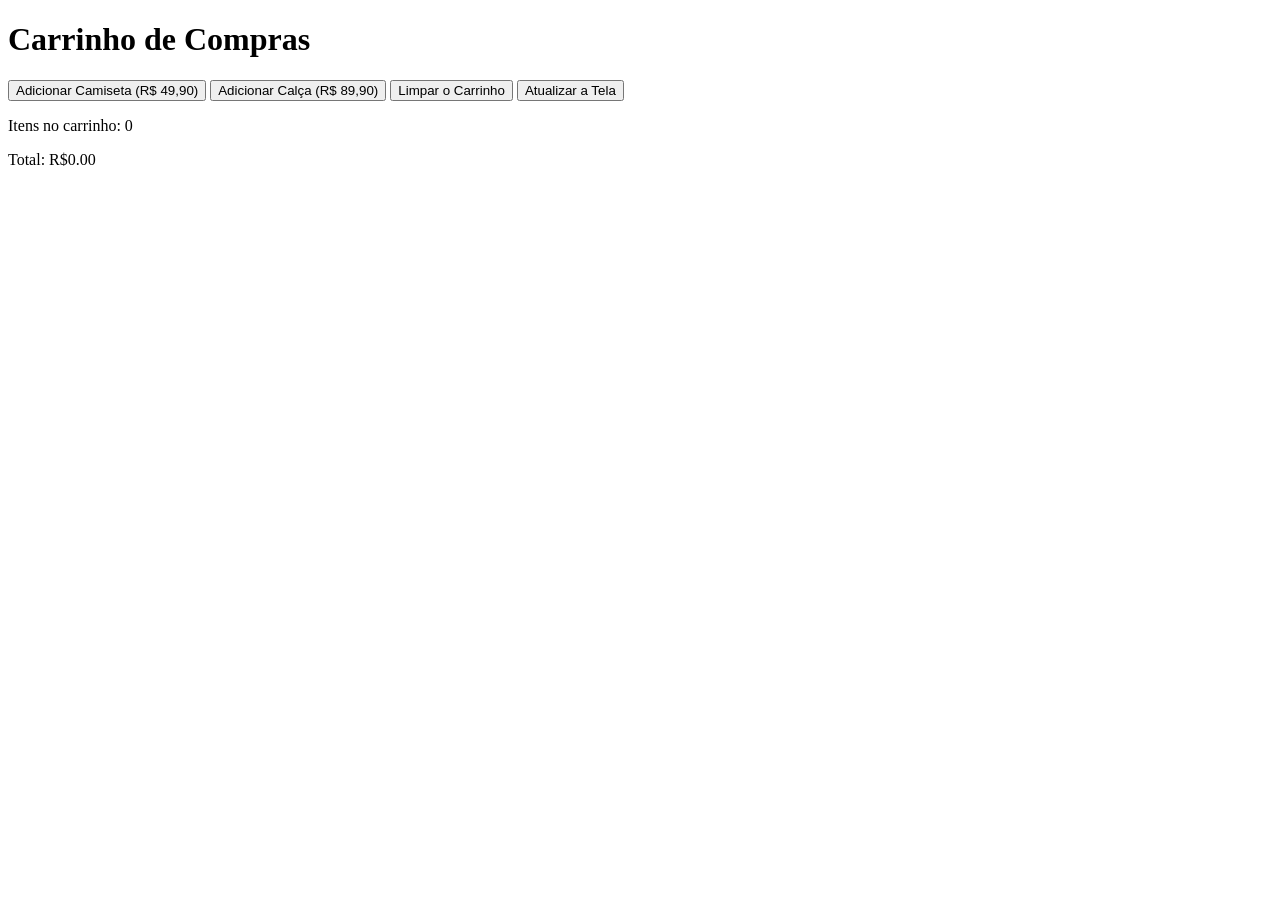
<file: Module02 - Frontend/testes/index.html>
<!DOCTYPE html>
<!--
  ============================================================================
  A OUTRA PONTA: O MESMO carrinho.js RODANDO NO NAVEGADOR
  ============================================================================

  Enquanto `carrinho.test.js` prova que a lógica funciona AUTOMATICAMENTE (no
  Node/Jest, sem tela), este HTML mostra a MESMA lógica sendo usada de verdade
  por um usuário, com botões e a página atualizando.

  A grande sacada: é EXATAMENTE o mesmo arquivo `carrinho.js` nos dois mundos.
    • No Jest  → importado com require(), testado sem interface.
    • Aqui     → carregado com <script src="./carrinho.js"> e chamado pelos
                 onclick dos botões.
  Isso só é possível por causa da "exportação condicional" (o if no fim do
  carrinho.js), que detecta em qual ambiente o código está rodando.

  Repare que ESTE arquivo NÃO tem testes — testar a lógica é papel do Jest.
  Aqui só exercitamos a experiência visual.
  ============================================================================
-->
<html lang="pt-br">
<head>
    <meta charset="UTF-8"> <!-- Codificação UTF-8: acentos e "R$" corretos. -->
    <meta name="viewport" content="width=device-width, initial-scale=1.0"> <!-- Responsividade. -->
    <title>Carrinho de Compras</title>
</head>
<body>
    <h1>Carrinho de Compras</h1>

    <!--
      onclick chama diretamente as funções que o carrinho.js deixou disponíveis
      no escopo global do navegador. Cada clique altera o ESTADO (a lista itens).
    -->
    <button onclick="adicionarItem('Camiseta', 49.90)">Adicionar Camiseta (R$ 49,90)</button>
    <button onclick="adicionarItem('Calça', 89.90)">Adicionar Calça (R$ 89,90)</button>
    <button onclick="limparCarrinho()">Limpar o Carrinho</button>

    <!--
      Detalhe de aprendizado: adicionarItem/limparCarrinho mudam o ESTADO, mas
      NÃO redesenham a tela sozinhos. Por isso existe este botão "Atualizar",
      que lê o estado atual e joga na tela. (Num framework como o React, esse
      passo de "sincronizar estado → tela" seria automático.)
    -->
    <button onclick="atualizarTela()">Atualizar a Tela</button>

    <!-- Os <span> com id são os "buracos" que o JS preenche com os números. -->
    <p>Itens no carrinho: <span id="qtd">0</span></p>
    <p>Total: R$<span id="total">0.00</span></p>

    <!-- 1º carrega a LÓGICA (as funções do carrinho)... -->
    <script src="./carrinho.js"></script>

    <!-- ...2º define como MOSTRAR essa lógica na tela. -->
    <script>
        // Lê o estado atual (contarItens/calcularTotal) e escreve nos <span>.
        function atualizarTela() {
            // .textContent troca o texto de dentro do elemento.
            document.getElementById("qtd").textContent = contarItens()
            // .toFixed(2) formata o número com 2 casas decimais (ex.: "139.80").
            document.getElementById("total").textContent = calcularTotal().toFixed(2)
        }
    </script>
</body>
</html>
</file>
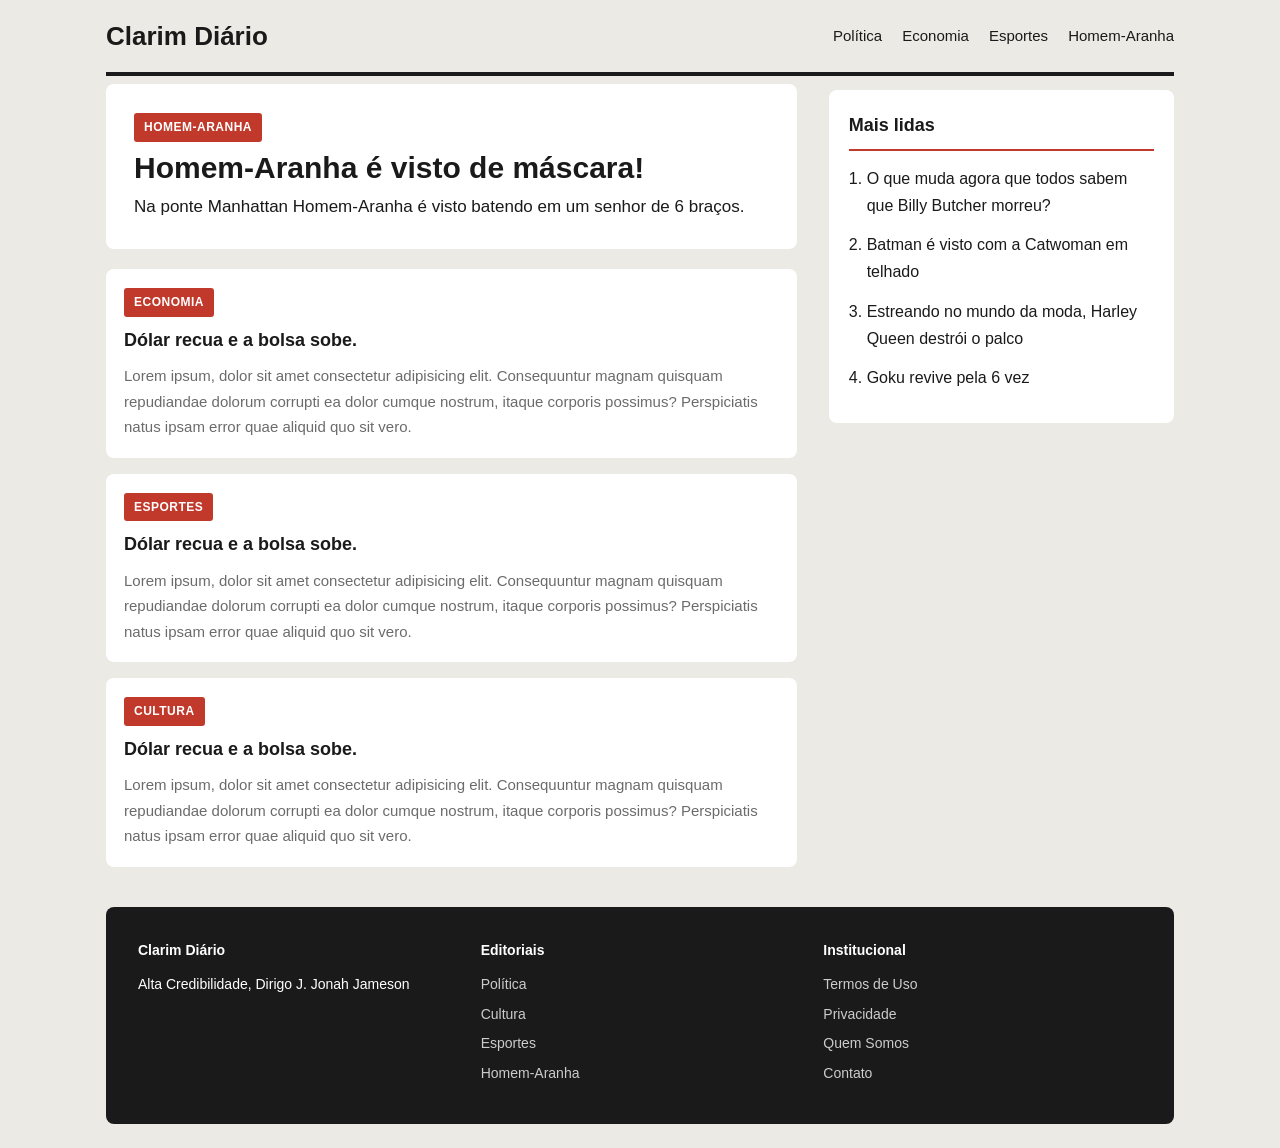
<file: Module02 - Frontend/site-news/pages/index.html>
<!doctype html>
<html lang="pt-BR">
  <head>
    <meta charset="UTF-8" />
    <meta name="viewport" content="width=device-width, initial-scale=1.0" />
    <title>Clarim Diário</title>
    <link rel="stylesheet" href="../css/main.css" />
    <script src="../js/components/site-header.js" defer></script>
    <script src="../js/components/news-card.js" defer></script>
    <script src="../js/components/site-footer.js" defer></script>
  </head>
  <body>
    <site-header></site-header>
    
    <div class="conteudo">
      <main class="principal">
        <article class="cartao card--destaque">
          <span class="categoria">Homem-Aranha</span>
          <h1 class="card__titulo">Homem-Aranha é visto de máscara!</h1>
          <p class="card__resumo">
            Na ponte Manhattan Homem-Aranha é visto batendo em um senhor de 6
            braços.
          </p>
        </article>

        <section class="grade-noticias">
          <news-card
            categoria="Economia"
            titulo="Dólar recua e a bolsa sobe."
            resumo="Lorem ipsum, dolor sit amet consectetur adipisicing elit. Consequuntur magnam quisquam repudiandae dolorum corrupti ea dolor cumque nostrum, itaque corporis possimus? Perspiciatis natus ipsam error quae aliquid quo sit vero."
          ></news-card>

          <news-card
            categoria="Esportes"
            titulo="Dólar recua e a bolsa sobe."
            resumo="Lorem ipsum, dolor sit amet consectetur adipisicing elit. Consequuntur magnam quisquam repudiandae dolorum corrupti ea dolor cumque nostrum, itaque corporis possimus? Perspiciatis natus ipsam error quae aliquid quo sit vero."
          ></news-card>

          <news-card
            categoria="Cultura"
            titulo="Dólar recua e a bolsa sobe."
            resumo="Lorem ipsum, dolor sit amet consectetur adipisicing elit. Consequuntur magnam quisquam repudiandae dolorum corrupti ea dolor cumque nostrum, itaque corporis possimus? Perspiciatis natus ipsam error quae aliquid quo sit vero."
          ></news-card>
        </section>
      </main>

      <aside class="menu-lateral">
        <div class="caixa">
          <h3>Mais lidas</h3>
          <ol>
            <li>O que muda agora que todos sabem que Billy Butcher morreu?</li>
            <li>Batman é visto com a Catwoman em telhado</li>
            <li>Estreando no mundo da moda, Harley Queen destrói o palco</li>
            <li>Goku revive pela 6 vez</li>
          </ol>
        </div>
      </aside>
    </div>

    <site-footer></site-footer>
  </body>
</html>
</file>
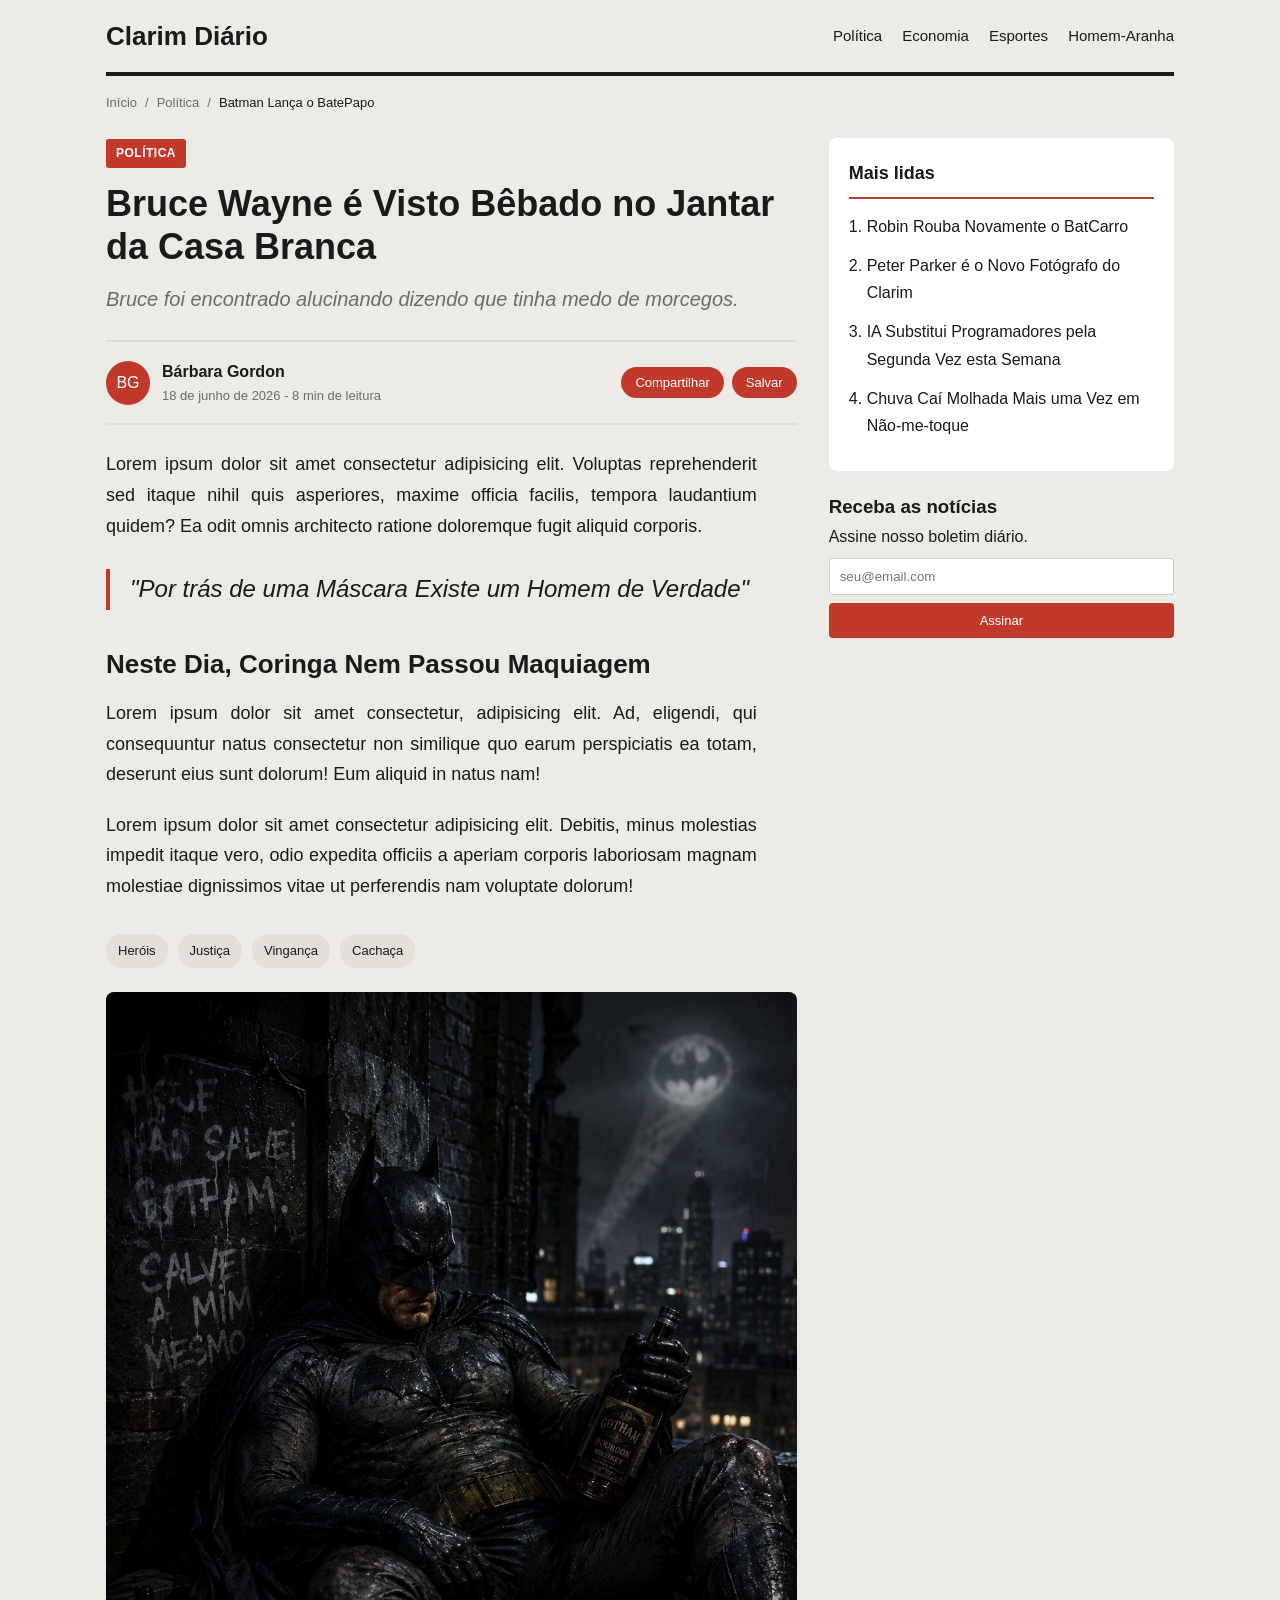
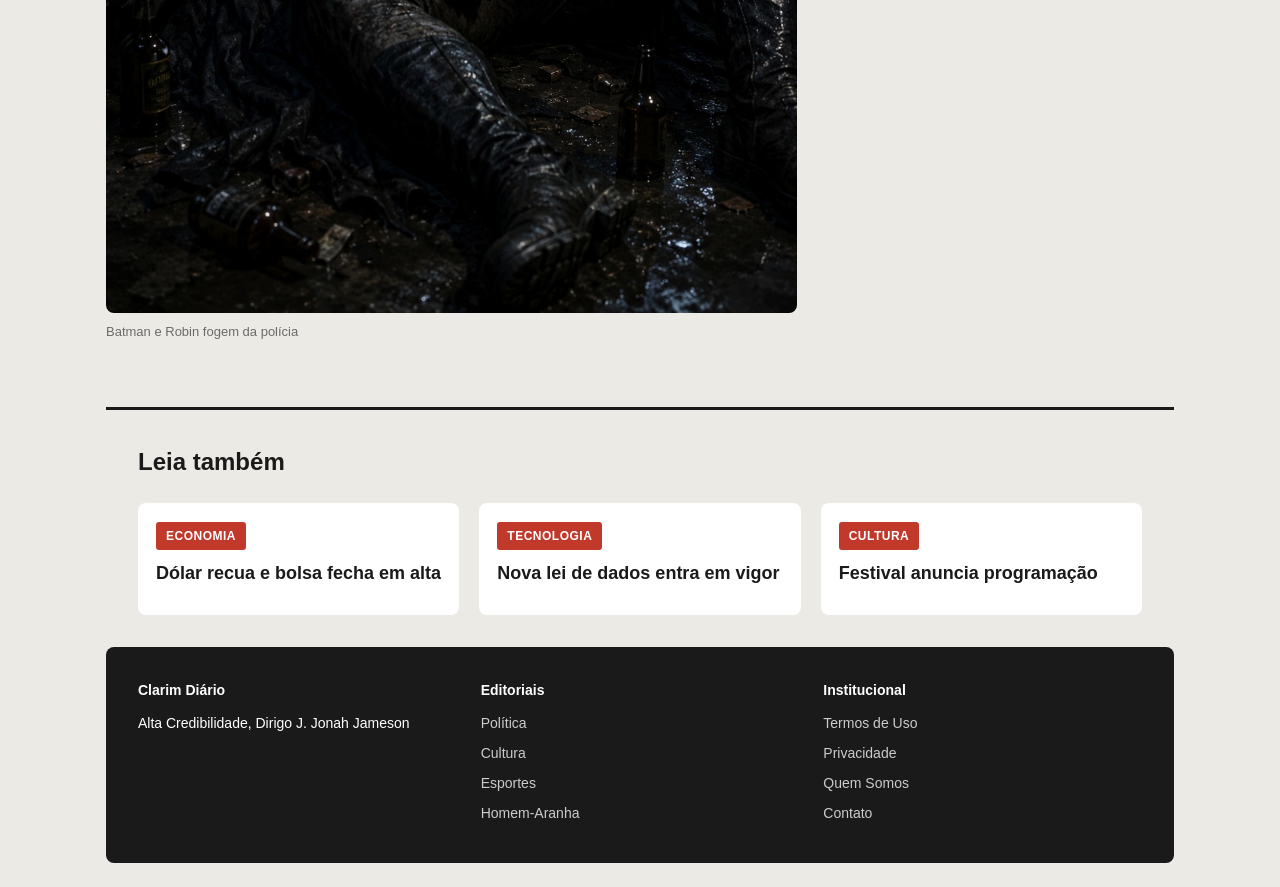
<file: Module02 - Frontend/site-news/pages/materia.html>
<!doctype html>
<html lang="pt-BR">
  <head>
    <meta charset="UTF-8" />
    <meta name="viewport" content="width=device-width, initial-scale=1.0" />
    <title>Batman lança o Batpapo - Clarim Diário</title>
    <link rel="stylesheet" href="../css/main.css" />
    <link rel="stylesheet" href="materia.css" />
    <script src="../js/components/site-header.js"></script>
    <script src="../js/components/news-card.js"></script>
    <script src="../js/components/site-footer.js"></script>
  </head>
  <body>
    <site-header></site-header>

    <nav class="trilha">
      <a href="index.html">Início</a>
      <span>/</span>
      <a href="#">Política</a>
      <span>/</span>
      <span class="atual">Batman Lança o BatePapo</span>
    </nav>

    <div class="conteudo">
      <article class="materia">
        <span class="categoria">Política</span>
        <h1>Bruce Wayne é Visto Bêbado no Jantar da Casa Branca</h1>
        <p class="linha-fina">
          Bruce foi encontrado alucinando dizendo que tinha medo de morcegos.
        </p>

        <div class="autor">
          <div class="avatar">BG</div>
          <div>
            <strong>Bárbara Gordon</strong>
            <span class="data">18 de junho de 2026 - 8 min de leitura</span>
          </div>
          <div class="compartilhar">
            <button class="btn btn--primary">Compartilhar</button>
            <button class="btn btn--primary">Salvar</button>
          </div>
        </div>

        <div class="texto">
          <p>
            Lorem ipsum dolor sit amet consectetur adipisicing elit. Voluptas
            reprehenderit sed itaque nihil quis asperiores, maxime officia
            facilis, tempora laudantium quidem? Ea odit omnis architecto ratione
            doloremque fugit aliquid corporis.
          </p>

          <blockquote>
            "Por trás de uma Máscara Existe um Homem de Verdade"
          </blockquote>

          <h2>Neste Dia, Coringa Nem Passou Maquiagem</h2>

          <p>
            Lorem ipsum dolor sit amet consectetur, adipisicing elit. Ad,
            eligendi, qui consequuntur natus consectetur non similique quo earum
            perspiciatis ea totam, deserunt eius sunt dolorum! Eum aliquid in
            natus nam!
          </p>

          <p>
            Lorem ipsum dolor sit amet consectetur adipisicing elit. Debitis,
            minus molestias impedit itaque vero, odio expedita officiis a
            aperiam corporis laboriosam magnam molestiae dignissimos vitae ut
            perferendis nam voluptate dolorum!
          </p>
        </div>
        <div class="tags">
          <a href="#" class="tag">Heróis</a>
          <a href="#" class="tag">Justiça</a>
          <a href="#" class="tag">Vingança</a>
          <a href="#" class="tag">Cachaça</a>
        </div>

        <figure class="imagem-destaque">
          <img
            src="../assets/images/batman.jpeg"
            alt="Homens Fugindo Fantasiados"
          />

          <figcaption>Batman e Robin fogem da polícia</figcaption>
        </figure>
      </article>

      <aside class="menu-lateral">
        <div class="caixa">
          <h3>Mais lidas</h3>
          <ol>
            <li>Robin Rouba Novamente o BatCarro</li>
            <li>Peter Parker é o Novo Fotógrafo do Clarim</li>
            <li>IA Substitui Programadores pela Segunda Vez esta Semana</li>
            <li>Chuva Caí Molhada Mais uma Vez em Não-me-toque</li>
          </ol>
        </div>

        <div class="caixa-newsletter">
          <h3>Receba as notícias</h3>
          <p>Assine nosso boletim diário.</p>
          <input type="email" placeholder="seu@email.com" />
          <button class="btn btn--primary">Assinar</button>
        </div>
      </aside>
    </div>

    <section class="relacionados">
      <h2>Leia também</h2>
      <div class="grade">
        <news-card
          categoria="Economia"
          titulo="Dólar recua e bolsa fecha em alta"
        ></news-card>
        <news-card
          categoria="Tecnologia"
          titulo="Nova lei de dados entra em vigor"
        ></news-card>
        <news-card
          categoria="Cultura"
          titulo="Festival anuncia programação"
        ></news-card>
      </div>
    </section>
    <site-footer></site-footer>
  </body>
</html>
</file>
<file: Module02 - Frontend/site-news/css/main.css>
@import "base/variables.css";
@import "base/reset.css";

@import "layout/grid.css";
@import "layout/header.css";
@import "layout/footer.css";

@import "components/card.css";
@import "components/button.css";
@import "components/tags.css";
@import "components/box.css";

@import "../pages/materia.css";
</file>
<file: Module02 - Frontend/site-news/pages/materia.css>
/* Trilha de navegação */

.trilha {
    display: flex;
    gap: 8px;
    align-items: center;
    font-family: var(--fonte-ui);
    font-size: 13px;
    color: var(--cor-suave);
    padding: 16px 0;
}

.trilha a {
    color: var(--cor-suave);
    text-decoration: none; 
}

.trilha a:hover {
    color: var(--cor-destaque);
}

.trilha .atual {
    color: var(--cor-texto);
}

/* Notícia Principal */

.materia h1 {
    font-size: 36px;
    line-height: 1.2;
    margin: 14px 0;
}

.linha-fina {
    font-size: 20px;
    color: var(--cor-suave);
    font-style: italic;
}

.autor {
    display: flex;
    align-items: center;
    gap: 12px;
    margin: 24px 0;
    padding: 16px 0;
    border-top: 2px solid #ddd;
    border-bottom: 2px solid #ddd;
}

.avatar {
    width: 44px;
    height: 44px;
    border-radius: 50%;
    background-color: var(--cor-destaque);
    color: #ffffff;
    font-family: var(--fonte-ui);
    display: flex;
    align-items: center;
    justify-content: center;
}

.autor .data {
    display: block;
    font-family: var(--fonte-ui);
    font-size: 13px;
    color: var(--cor-suave);
}

.compartilhar {
    margin-left: auto;
    display: flex;
    gap: 8px;
}

.imagem-destaque {
    margin: 24px 0;
}

.imagem-destaque img {
    width: 100%;
    border-radius: var(--raio);
    display: block;
}

.imagem-destaque figcaption {
    font-family: var(--fonte-ui);
    font-size: 13px;
    color: var(--cor-suave);
    margin-top: 8px;
}

.texto {
    max-width: 65ch;
    font-size: 18px;
    text-align: justify;
}

.texto p { margin-bottom: 20px;}
.texto h2 {
    font-size: 26px; margin: 32px 0 12px;
}

.texto blockquote {
    border-left: 4px solid var(--cor-destaque);
    border-radius: 0;
    padding-left: 20px;
    margin: 28px 0;
    font-size: 24px;
    font-style: italic;
}

/* Postagens Relacionadas */

.relacionados {
    border-top: 3px solid var(--cor-texto);
    padding: 32px;
}

.relacionados h2 {
    font-size: 24px;
    margin-bottom: 20px;
}
</file>
